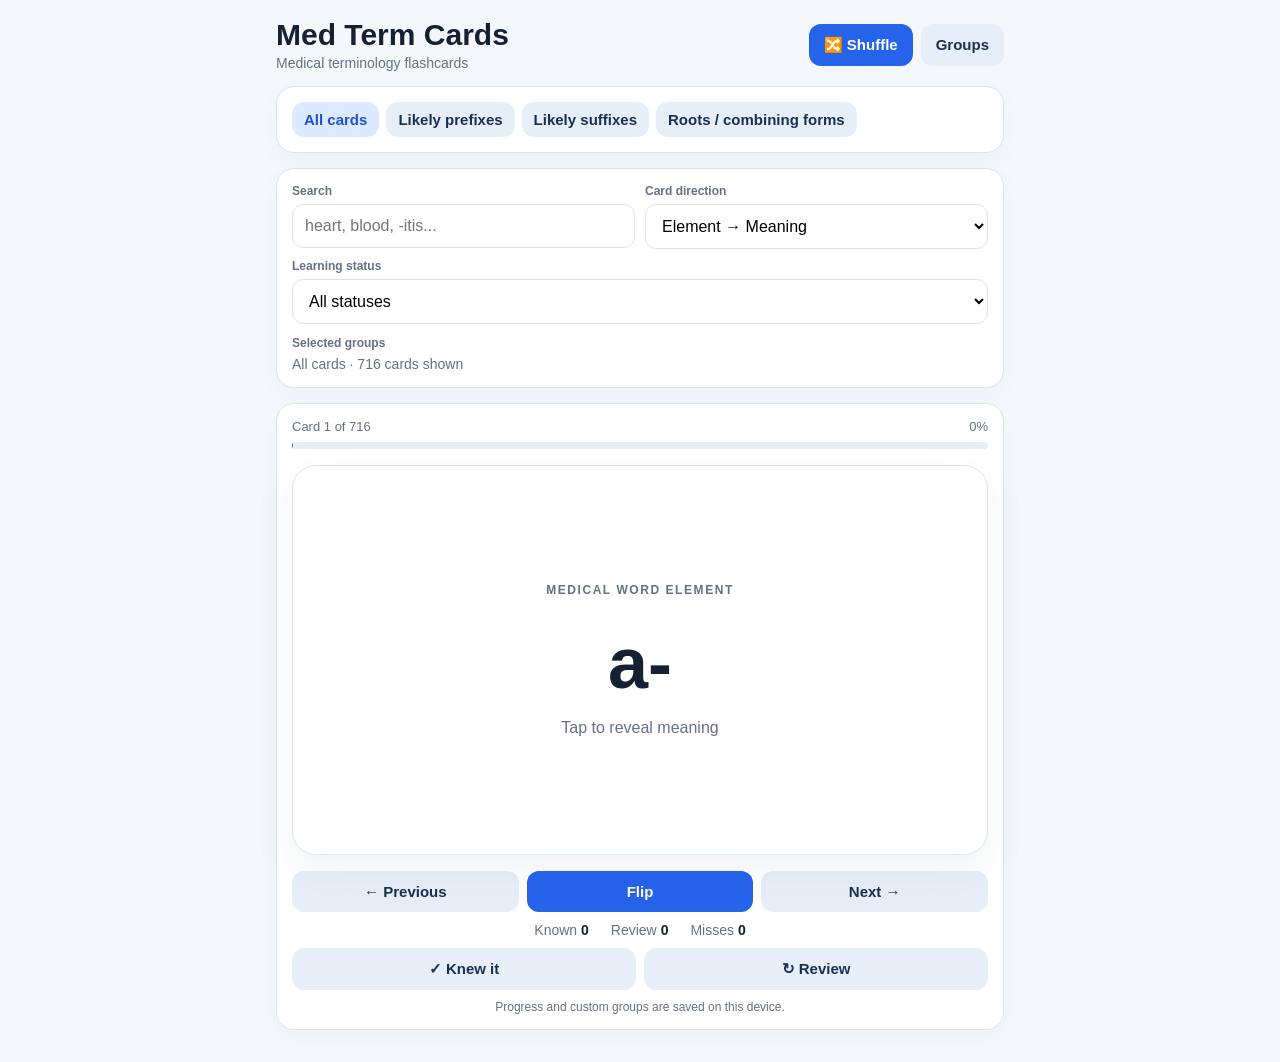
<file: index.html>
<!doctype html>
<html lang="en">
<head>
<meta charset="utf-8">
<meta name="viewport" content="width=device-width,initial-scale=1,viewport-fit=cover">
<meta name="theme-color" content="#2563eb">
<title>Med Term Cards</title>
<style>
:root{--bg:#f4f7fb;--card:#fff;--ink:#152033;--muted:#667085;--accent:#2563eb;--border:#dce3ee;--red:#b42318}
*{box-sizing:border-box}
html,body{margin:0;min-height:100%;background:var(--bg);color:var(--ink);font-family:-apple-system,BlinkMacSystemFont,"SF Pro Display","Segoe UI",sans-serif}
body{padding:env(safe-area-inset-top) 0 env(safe-area-inset-bottom)}
.app{max-width:760px;margin:auto;padding:18px 16px 32px}
.header{display:flex;justify-content:space-between;align-items:center;gap:12px}
h1{font-size:30px;margin:0 0 3px}.sub{color:var(--muted);font-size:14px}
button{border:0;border-radius:12px;padding:12px 15px;font-weight:700;font-size:15px;background:#e8eef8;color:#183153;cursor:pointer}
.primary{background:var(--accent);color:white}.danger{background:#feecec;color:var(--red)}
.panel{background:var(--card);border:1px solid var(--border);border-radius:18px;padding:15px;margin-top:15px;box-shadow:0 7px 25px #102a4308}
.tabs{display:flex;gap:7px;overflow:auto}.tab{white-space:nowrap;padding:9px 12px}.tab.active{background:#dbeafe;color:#1d4ed8}
label{display:block;font-size:12px;font-weight:800;color:var(--muted);margin:0 0 6px}
input,select{width:100%;padding:12px;border:1px solid var(--border);border-radius:11px;background:white;font-size:16px}
.grid{display:grid;grid-template-columns:1fr 1fr;gap:10px}
.study-card{min-height:390px;margin:16px 0;perspective:1000px;cursor:pointer}.inner{min-height:390px;position:relative;transform-style:preserve-3d;transition:.45s}.flipped .inner{transform:rotateY(180deg)}
.face{position:absolute;inset:0;backface-visibility:hidden;border:1px solid var(--border);border-radius:24px;background:white;display:flex;flex-direction:column;align-items:center;justify-content:center;text-align:center;padding:28px;box-shadow:0 15px 45px #102a4310}
.back{transform:rotateY(180deg)}
.tag{font-size:12px;text-transform:uppercase;letter-spacing:.13em;color:var(--muted);font-weight:850}
.term{font-size:clamp(40px,10vw,72px);font-weight:900;margin-top:25px;word-break:break-word}
.meaning{font-size:clamp(23px,6vw,36px);font-weight:800;line-height:1.18;margin:18px 0}
.hint{color:var(--muted);margin-top:15px}
.nav{display:flex;gap:8px}.nav button{flex:1}
.stats{display:flex;justify-content:center;gap:22px;color:var(--muted);font-size:14px;margin:10px}.stats b{color:var(--ink)}
.progress{height:7px;background:#e8edf5;border-radius:99px;overflow:hidden;margin-top:8px}.progress div{height:100%;background:var(--accent);width:0}
.small{font-size:12px;color:var(--muted);text-align:center;margin-top:10px}
.modal{position:fixed;inset:0;background:#0f172a66;display:flex;align-items:flex-end;justify-content:center;padding:12px;z-index:10}
.sheet{background:white;border-radius:22px 22px 0 0;width:min(760px,100%);max-height:90vh;overflow:auto;padding:20px}.hidden{display:none!important}
.check{display:flex;gap:10px;align-items:center;padding:10px;border-bottom:1px solid #eef2f7}.check:last-child{border-bottom:0}
.check input{width:20px;height:20px}.check span{font-weight:650}
.checklist{max-height:330px;overflow:auto;border:1px solid var(--border);border-radius:12px;padding:5px}
.row{display:flex;gap:8px}.row input{flex:1}
@media(max-width:600px){.grid{grid-template-columns:1fr}.study-card,.inner{min-height:360px}}
@media(min-width:650px){.modal{align-items:center}.sheet{border-radius:22px}}
</style>

<link rel="manifest" href="./manifest.webmanifest">
<meta name="apple-mobile-web-app-capable" content="yes">
<meta name="apple-mobile-web-app-status-bar-style" content="default">
<meta name="apple-mobile-web-app-title" content="Med Term Cards">
<link rel="apple-touch-icon" href="./icon-192.png">

</head>
<body>
<div class="app">
  <div class="header">
    <div><h1>Med Term Cards</h1><div class="sub">Medical terminology flashcards</div></div>
    <div style="display:flex;gap:8px">
      <button class="primary" onclick="shuffleDeck()">🔀 Shuffle</button>
      <button onclick="openGroups()">Groups</button>
    </div>
  </div>

  <div class="panel">
    <div class="tabs" id="quickGroups"></div>
  </div>

  <div class="panel">
    <div class="grid">
      <div><label>Search</label><input id="search" placeholder="heart, blood, -itis..." oninput="refresh()"></div>
      <div><label>Card direction</label><select id="direction" onchange="render()"><option value="term">Element → Meaning</option><option value="meaning">Meaning → Element</option></select></div>
    </div>
    <div style="margin-top:10px">
      <label>Learning status</label>
      <select id="statusFilter" onchange="refresh()">
        <option value="all">All statuses</option>
        <option value="review">Review only</option>
        <option value="known">Known only</option>
        <option value="unmarked">Unmarked only</option>
        <option value="missed">Missed most often</option>
      </select>
    </div>
    <div style="margin-top:12px"><label>Selected groups</label><div id="selectedSummary" class="sub"></div></div>
  </div>

  <div class="panel">
    <div style="display:flex;justify-content:space-between;color:var(--muted);font-size:13px"><span id="count"></span><span id="pct"></span></div>
    <div class="progress"><div id="progress"></div></div>

    <div class="study-card" id="card" onclick="flip()">
      <div class="inner">
        <div class="face" id="front"></div>
        <div class="face back" id="back"></div>
      </div>
    </div>

    <div class="nav"><button onclick="prev()">← Previous</button><button class="primary" onclick="flip()">Flip</button><button onclick="next()">Next →</button></div>
    <div class="stats"><span>Known <b id="known">0</b></span><span>Review <b id="review">0</b></span><span>Misses <b id="misses">0</b></span></div>
    <div class="nav"><button onclick="mark(true)">✓ Knew it</button><button onclick="mark(false)">↻ Review</button></div>
    <div class="small">Progress and custom groups are saved on this device.</div>
  </div>
</div>

<div id="modal" class="modal hidden" onclick="if(event.target===this) closeGroups()">
  <div class="sheet">
    <div style="display:flex;justify-content:space-between;align-items:center">
      <h2 style="margin:0">Study Groups</h2><button onclick="closeGroups()">Done</button>
    </div>
    <p class="sub" style="margin:6px 0 16px">Select multiple groups to combine them into one study session.</p>
    <div id="groups"></div>

    <hr style="border:0;border-top:1px solid var(--border);margin:18px 0">
    <h3>Create custom group</h3>
    <div class="row"><input id="newGroup" placeholder="e.g. Cardiovascular"><button class="primary" onclick="createGroup()">Create</button></div>
    <div id="editor" style="margin-top:16px"></div>
  </div>
</div>

<script>
const CARDS=[{"term": "a-", "meaning": "without; not"}, {"term": "ab-", "meaning": "from; away from"}, {"term": "abdomin/o", "meaning": "abdomen"}, {"term": "abort/o", "meaning": "to miscarry"}, {"term": "-ac", "meaning": "pertaining to"}, {"term": "acid/o", "meaning": "acid"}, {"term": "acous/o", "meaning": "hearing"}, {"term": "acr/o", "meaning": "extremity"}, {"term": "acromi/o", "meaning": "acromion (projection of the scapula)"}, {"term": "-acusis", "meaning": "hearing"}, {"term": "ad-", "meaning": "toward"}, {"term": "-ad", "meaning": "toward"}, {"term": "aden/o", "meaning": "gland"}, {"term": "adenoid/o", "meaning": "adenoids"}, {"term": "adip/o", "meaning": "fat"}, {"term": "adren/o", "meaning": "adrenal glands"}, {"term": "adrenal/o", "meaning": "adrenal glands"}, {"term": "aer/o", "meaning": "air"}, {"term": "af-", "meaning": "toward"}, {"term": "agglutin/o", "meaning": "clumping, gluing"}, {"term": "agora-", "meaning": "marketplace"}, {"term": "-al", "meaning": "pertaining to"}, {"term": "albin/o", "meaning": "white"}, {"term": "albumin/o", "meaning": "albumin (protein)"}, {"term": "-algesia", "meaning": "pain"}, {"term": "-algia", "meaning": "pain"}, {"term": "allo-", "meaning": "other, differing from the normal"}, {"term": "alveol/o", "meaning": "alveolus; air sac"}, {"term": "ambly/o", "meaning": "dull, dim"}, {"term": "amni/o", "meaning": "amnion (amniotic sac)"}, {"term": "an-", "meaning": "without; not"}, {"term": "an/o", "meaning": "anus"}, {"term": "ana-", "meaning": "against; up; back"}, {"term": "andr/o", "meaning": "male"}, {"term": "aneurysm/o", "meaning": "widened blood vessel"}, {"term": "angi/o", "meaning": "vessel (usually blood or lymph)"}, {"term": "aniso-", "meaning": "unequal; dissimilar"}, {"term": "ankyl/o", "meaning": "stiffness; bent, crooked"}, {"term": "ante-", "meaning": "before, in front of"}, {"term": "anter/o", "meaning": "anterior, front"}, {"term": "anthrac/o", "meaning": "coal, coal dust"}, {"term": "anti-", "meaning": "against"}, {"term": "aort/o", "meaning": "aorta"}, {"term": "append/o", "meaning": "appendix"}, {"term": "appendic/o", "meaning": "appendix"}, {"term": "aque/o", "meaning": "water"}, {"term": "-ar", "meaning": "pertaining to"}, {"term": "-arche", "meaning": "beginning"}, {"term": "arteri/o", "meaning": "artery"}, {"term": "arteriol/o", "meaning": "arteriole"}, {"term": "arthr/o", "meaning": "joint"}, {"term": "-ary", "meaning": "pertaining to"}, {"term": "asbest/o", "meaning": "asbestos"}, {"term": "-asthenia", "meaning": "weakness, debility"}, {"term": "astr/o", "meaning": "star"}, {"term": "-ate", "meaning": "having the form of; possessing"}, {"term": "atel/o", "meaning": "incomplete; imperfect"}, {"term": "ather/o", "meaning": "fatty plaque"}, {"term": "-ation", "meaning": "process (of)"}, {"term": "atri/o", "meaning": "atrium"}, {"term": "audi/o", "meaning": "hearing"}, {"term": "audit/o", "meaning": "hearing"}, {"term": "aur/o", "meaning": "ear"}, {"term": "auricul/o", "meaning": "ear"}, {"term": "auto-", "meaning": "self, own"}, {"term": "ax/o", "meaning": "axis; axon"}, {"term": "azot/o", "meaning": "nitrogenous compounds"}, {"term": "bacteri/o", "meaning": "bacteria (singular, bacterium)"}, {"term": "balan/o", "meaning": "glans penis"}, {"term": "bas/o", "meaning": "base (alkaline, opposite of acid)"}, {"term": "bi-", "meaning": "two"}, {"term": "bi/o", "meaning": "life"}, {"term": "bil/i", "meaning": "bile, gall"}, {"term": "-blast", "meaning": "embryonic cell"}, {"term": "blast/o", "meaning": "embryonic cell"}, {"term": "blephar/o", "meaning": "eyelid"}, {"term": "brachi/o", "meaning": "arm"}, {"term": "brachy-", "meaning": "short"}, {"term": "brady-", "meaning": "slow"}, {"term": "bronch/o", "meaning": "bronchus (plural, bronchi)"}, {"term": "bronchi/o", "meaning": "bronchus (plural, bronchi)"}, {"term": "bronchiol/o", "meaning": "bronchiole"}, {"term": "bucc/o", "meaning": "cheek"}, {"term": "calc/o", "meaning": "calcium"}, {"term": "calcane/o", "meaning": "calcaneum (heel bone)"}, {"term": "-capnia", "meaning": "carbon dioxide (CO2)"}, {"term": "carcin/o", "meaning": "cancer"}, {"term": "cardi/o", "meaning": "heart"}, {"term": "-cardia", "meaning": "heart condition"}, {"term": "carp/o", "meaning": "carpus (wrist bones)"}, {"term": "cata-", "meaning": "down"}, {"term": "caud/o", "meaning": "tail"}, {"term": "cauter/o", "meaning": "heat, burn"}, {"term": "cec/o", "meaning": "cecum"}, {"term": "-cele", "meaning": "hernia; swelling"}, {"term": "-centesis", "meaning": "surgical puncture"}, {"term": "cephal/o", "meaning": "head"}, {"term": "-ceps", "meaning": "head"}, {"term": "-ception", "meaning": "conceiving"}, {"term": "cerebell/o", "meaning": "cerebellum"}, {"term": "cerebr/o", "meaning": "cerebrum"}, {"term": "cervic/o", "meaning": "neck; cervix uteri (neck of the uterus)"}, {"term": "chalic/o", "meaning": "limestone"}, {"term": "cheil/o", "meaning": "lip"}, {"term": "chem/o", "meaning": "chemical; drug"}, {"term": "chlor/o", "meaning": "green"}, {"term": "chol/e", "meaning": "bile, gall"}, {"term": "cholangi/o", "meaning": "bile vessel"}, {"term": "cholecyst/o", "meaning": "gallbladder"}, {"term": "choledoch/o", "meaning": "bile duct"}, {"term": "chondr/o", "meaning": "cartilage"}, {"term": "chori/o", "meaning": "chorion"}, {"term": "choroid/o", "meaning": "choroid"}, {"term": "chrom/o", "meaning": "color"}, {"term": "chromat/o", "meaning": "color"}, {"term": "-cide", "meaning": "killing"}, {"term": "cine-", "meaning": "movement"}, {"term": "circum-", "meaning": "around"}, {"term": "cirrh/o", "meaning": "yellow"}, {"term": "-cision", "meaning": "a cutting"}, {"term": "-clasia", "meaning": "to break; surgical fracture"}, {"term": "-clasis", "meaning": "to break; surgical fracture"}, {"term": "-clast", "meaning": "to break; surgical fracture"}, {"term": "clavicul/o", "meaning": "clavicle (collar bone)"}, {"term": "-cleisis", "meaning": "closure"}, {"term": "clon/o", "meaning": "clonus (turmoil)"}, {"term": "-clysis", "meaning": "irrigation, washing"}, {"term": "coccyg/o", "meaning": "coccyx (tailbone)"}, {"term": "cochle/o", "meaning": "cochlea"}, {"term": "col/o", "meaning": "colon"}, {"term": "colon/o", "meaning": "colon"}, {"term": "colp/o", "meaning": "vagina"}, {"term": "condyl/o", "meaning": "condyle"}, {"term": "coni/o", "meaning": "dust"}, {"term": "conjunctiv/o", "meaning": "conjunctiva"}, {"term": "-continence", "meaning": "to hold back"}, {"term": "contra-", "meaning": "against; opposite"}, {"term": "cor/o", "meaning": "pupil"}, {"term": "core/o", "meaning": "pupil"}, {"term": "corne/o", "meaning": "cornea"}, {"term": "coron/o", "meaning": "heart"}, {"term": "corp/o", "meaning": "body"}, {"term": "corpor/o", "meaning": "body"}, {"term": "cortic/o", "meaning": "cortex"}, {"term": "cost/o", "meaning": "ribs"}, {"term": "crani/o", "meaning": "cranium (skull)"}, {"term": "crin/o", "meaning": "secrete"}, {"term": "-crine", "meaning": "secrete"}, {"term": "cruci/o", "meaning": "cross"}, {"term": "cry/o", "meaning": "cold"}, {"term": "crypt/o", "meaning": "hidden"}, {"term": "culd/o", "meaning": "cul-de-sac"}, {"term": "-cusia", "meaning": "hearing"}, {"term": "-cusis", "meaning": "hearing"}, {"term": "cutane/o", "meaning": "skin"}, {"term": "cyan/o", "meaning": "blue"}, {"term": "cycl/o", "meaning": "ciliary body of the eye; circular; cycle"}, {"term": "-cyesis", "meaning": "pregnancy"}, {"term": "cyst/o", "meaning": "bladder"}, {"term": "cyt/o", "meaning": "cell"}, {"term": "-cyte", "meaning": "cell"}, {"term": "dacry/o", "meaning": "tear; lacrimal apparatus (duct, sac, or gland)"}, {"term": "dacryocyst/o", "meaning": "lacrimal sac"}, {"term": "dactyl/o", "meaning": "fingers; toes"}, {"term": "de-", "meaning": "cessation"}, {"term": "dendr/o", "meaning": "tree"}, {"term": "dent/o", "meaning": "teeth"}, {"term": "derm/o", "meaning": "skin"}, {"term": "-derma", "meaning": "skin"}, {"term": "dermat/o", "meaning": "skin"}, {"term": "-desis", "meaning": "binding, fixation (of a bone or joint)"}, {"term": "di-", "meaning": "double"}, {"term": "dia-", "meaning": "through; across"}, {"term": "dipl-", "meaning": "double"}, {"term": "dipl/o", "meaning": "double"}, {"term": "dips/o", "meaning": "thirst"}, {"term": "-dipsia", "meaning": "thirst"}, {"term": "dist/o", "meaning": "far, farthest"}, {"term": "dors/o", "meaning": "back (of the body)"}, {"term": "duct/o", "meaning": "to lead; carry"}, {"term": "-duction", "meaning": "act of leading, bringing, conducting"}, {"term": "duoden/o", "meaning": "duodenum (first part of the small intestine)"}, {"term": "dur/o", "meaning": "dura mater; hard"}, {"term": "-dynia", "meaning": "pain"}, {"term": "dys-", "meaning": "bad; painful; difficult"}, {"term": "-eal", "meaning": "pertaining to"}, {"term": "ec-", "meaning": "out; out from"}, {"term": "echo-", "meaning": "a repeated sound"}, {"term": "-ectasis", "meaning": "dilation, expansion"}, {"term": "ecto-", "meaning": "outside; outward"}, {"term": "-ectomy", "meaning": "excision, removal"}, {"term": "-edema", "meaning": "swelling"}, {"term": "ef-", "meaning": "away from"}, {"term": "electr/o", "meaning": "electricity"}, {"term": "-ema", "meaning": "state of; condition"}, {"term": "embol/o", "meaning": "embolus (plug)"}, {"term": "-emesis", "meaning": "vomiting"}, {"term": "-emia", "meaning": "blood condition"}, {"term": "emphys/o", "meaning": "to inflate"}, {"term": "en-", "meaning": "in, within"}, {"term": "encephal/o", "meaning": "brain"}, {"term": "end-", "meaning": "in, within"}, {"term": "endo-", "meaning": "in, within"}, {"term": "enter/o", "meaning": "intestine (usually small intestine)"}, {"term": "eosin/o", "meaning": "dawn (rose-colored)"}, {"term": "epi-", "meaning": "above; upon"}, {"term": "epididym/o", "meaning": "epididymis"}, {"term": "epiglott/o", "meaning": "epiglottis"}, {"term": "episi/o", "meaning": "vulva"}, {"term": "erythem/o", "meaning": "red"}, {"term": "erythemat/o", "meaning": "red"}, {"term": "erythr/o", "meaning": "red"}, {"term": "eschar/o", "meaning": "scab"}, {"term": "-esis", "meaning": "condition"}, {"term": "eso-", "meaning": "inward"}, {"term": "esophag/o", "meaning": "esophagus"}, {"term": "esthes/o", "meaning": "feeling"}, {"term": "-esthesia", "meaning": "feeling"}, {"term": "eti/o", "meaning": "cause"}, {"term": "eu-", "meaning": "good; normal"}, {"term": "ex-", "meaning": "out; out from"}, {"term": "exo-", "meaning": "outside; outward"}, {"term": "extra-", "meaning": "outside"}, {"term": "faci/o", "meaning": "face"}, {"term": "fasci/o", "meaning": "band, fascia (fibrous membrane supporting and separating muscles)"}, {"term": "femor/o", "meaning": "femur (thigh bone)"}, {"term": "-ferent", "meaning": "to carry"}, {"term": "fibr/o", "meaning": "fiber, fibrous tissue"}, {"term": "fibul/o", "meaning": "fibula (smaller bone of the lower leg)"}, {"term": "fluor/o", "meaning": "luminous, fluorescent"}, {"term": "galact/o", "meaning": "milk"}, {"term": "gangli/o", "meaning": "ganglion (knot or knotlike mass)"}, {"term": "gastr/o", "meaning": "stomach"}, {"term": "-gen", "meaning": "forming, producing; origin"}, {"term": "gen/o", "meaning": "forming, producing; origin"}, {"term": "-genesis", "meaning": "forming, producing; origin"}, {"term": "genit/o", "meaning": "genitalia"}, {"term": "gest/o", "meaning": "pregnancy"}, {"term": "gingiv/o", "meaning": "gum(s)"}, {"term": "glauc/o", "meaning": "gray"}, {"term": "gli/o", "meaning": "glue; neuroglial tissue"}, {"term": "-glia", "meaning": "glue; neuroglial tissue"}, {"term": "-globin", "meaning": "protein"}, {"term": "glomerul/o", "meaning": "glomerulus"}, {"term": "gloss/o", "meaning": "tongue"}, {"term": "glott/o", "meaning": "glottis"}, {"term": "gluc/o", "meaning": "sugar, sweetness"}, {"term": "glucos/o", "meaning": "sugar, sweetness"}, {"term": "glyc/o", "meaning": "sugar, sweetness"}, {"term": "glycos/o", "meaning": "sugar, sweetness"}, {"term": "gnos/o", "meaning": "knowing"}, {"term": "-gnosis", "meaning": "knowing"}, {"term": "gon/o", "meaning": "seed (ovum or spermatozoon)"}, {"term": "gonad/o", "meaning": "gonads, sex glands"}, {"term": "-grade", "meaning": "to go"}, {"term": "-graft", "meaning": "transplantation"}, {"term": "-gram", "meaning": "record, writing"}, {"term": "granul/o", "meaning": "granule"}, {"term": "-graph", "meaning": "instrument for recording"}, {"term": "-graphy", "meaning": "process of recording"}, {"term": "-gravida", "meaning": "pregnant woman"}, {"term": "gyn/o", "meaning": "woman, female"}, {"term": "gynec/o", "meaning": "woman, female"}, {"term": "hallucin/o", "meaning": "hallucination"}, {"term": "hedon/o", "meaning": "pleasure"}, {"term": "hem/o", "meaning": "blood"}, {"term": "hemangi/o", "meaning": "blood vessel"}, {"term": "hemat/o", "meaning": "blood"}, {"term": "hemi-", "meaning": "one half"}, {"term": "hepat/o", "meaning": "liver"}, {"term": "hetero-", "meaning": "different"}, {"term": "hidr/o", "meaning": "sweat"}, {"term": "hist/o", "meaning": "tissue"}, {"term": "histi/o", "meaning": "tissue"}, {"term": "home/o", "meaning": "same, alike"}, {"term": "homeo-", "meaning": "same, alike"}, {"term": "homo-", "meaning": "same"}, {"term": "humer/o", "meaning": "humerus (upper arm bone)"}, {"term": "hydr/o", "meaning": "water"}, {"term": "hyp-", "meaning": "under, below; deficient"}, {"term": "hyp/o", "meaning": "under, below; deficient"}, {"term": "hyper-", "meaning": "excessive; above normal"}, {"term": "hypn/o", "meaning": "sleep"}, {"term": "hypo-", "meaning": "under, below; deficient"}, {"term": "hyster/o", "meaning": "uterus (womb)"}, {"term": "-ia", "meaning": "condition"}, {"term": "-iac", "meaning": "pertaining to"}, {"term": "-iasis", "meaning": "abnormal condition (produced by something specified)"}, {"term": "iatr/o", "meaning": "physician; medicine; treatment"}, {"term": "-iatry", "meaning": "medicine; treatment"}, {"term": "-ic", "meaning": "pertaining to"}, {"term": "-ical", "meaning": "pertaining to"}, {"term": "-ice", "meaning": "noun ending"}, {"term": "ichthy/o", "meaning": "dry; scaly"}, {"term": "-ician", "meaning": "specialist"}, {"term": "-icle", "meaning": "small, minute"}, {"term": "-icterus", "meaning": "jaundice"}, {"term": "idi/o", "meaning": "unknown; peculiar"}, {"term": "-ile", "meaning": "pertaining to"}, {"term": "ile/o", "meaning": "ileum (third part of the small intestine)"}, {"term": "ili/o", "meaning": "ilium (lateral, flaring portion of the hip bone)"}, {"term": "im-", "meaning": "not"}, {"term": "immun/o", "meaning": "immune, immunity, safe"}, {"term": "in-", "meaning": "in; not"}, {"term": "-ine", "meaning": "pertaining to"}, {"term": "infer/o", "meaning": "lower, below"}, {"term": "infra-", "meaning": "below, under"}, {"term": "inguin/o", "meaning": "groin"}, {"term": "insulin/o", "meaning": "insulin"}, {"term": "inter-", "meaning": "between"}, {"term": "intestin/o", "meaning": "intestine"}, {"term": "intra-", "meaning": "in, within"}, {"term": "-ion", "meaning": "the act of"}, {"term": "-ior", "meaning": "pertaining to"}, {"term": "irid/o", "meaning": "iris"}, {"term": "-is", "meaning": "noun ending"}, {"term": "isch/o", "meaning": "to hold back; block"}, {"term": "ischi/o", "meaning": "ischium (lower portion of the hip bone)"}, {"term": "-ism", "meaning": "condition"}, {"term": "iso-", "meaning": "same; equal"}, {"term": "-ist", "meaning": "specialist"}, {"term": "-isy", "meaning": "state of; condition"}, {"term": "-itic", "meaning": "pertaining to"}, {"term": "-itis", "meaning": "inflammation"}, {"term": "-ive", "meaning": "pertaining to"}, {"term": "-ization", "meaning": "process (of)"}, {"term": "jaund/o", "meaning": "yellow"}, {"term": "jejun/o", "meaning": "jejunum (second part of the small intestine)"}, {"term": "kal/i", "meaning": "potassium (an electrolyte)"}, {"term": "kary/o", "meaning": "nucleus"}, {"term": "kel/o", "meaning": "crab"}, {"term": "kerat/o", "meaning": "horny tissue; hard; cornea"}, {"term": "ket/o", "meaning": "ketone bodies (acids and acetones)"}, {"term": "keton/o", "meaning": "ketone bodies (acids and acetones)"}, {"term": "kinesi/o", "meaning": "movement"}, {"term": "-kinesia", "meaning": "movement"}, {"term": "kinet/o", "meaning": "movement"}, {"term": "kyph/o", "meaning": "humpback"}, {"term": "labi/o", "meaning": "lip"}, {"term": "labyrinth/o", "meaning": "labyrinth (inner ear)"}, {"term": "lacrim/o", "meaning": "tear; lacrimal apparatus (duct, sac, or gland)"}, {"term": "lact/o", "meaning": "milk"}, {"term": "-lalia", "meaning": "speech, babble"}, {"term": "lamin/o", "meaning": "lamina (part of vertebral arch)"}, {"term": "lapar/o", "meaning": "abdomen"}, {"term": "laryng/o", "meaning": "larynx (voice box)"}, {"term": "later/o", "meaning": "side; to one side"}, {"term": "lei/o", "meaning": "smooth"}, {"term": "leiomy/o", "meaning": "smooth muscle (visceral)"}, {"term": "-lepsy", "meaning": "seizure"}, {"term": "lept/o", "meaning": "thin, slender"}, {"term": "leuk/o", "meaning": "white"}, {"term": "lingu/o", "meaning": "tongue"}, {"term": "lip/o", "meaning": "fat"}, {"term": "lipid/o", "meaning": "fat"}, {"term": "-listhesis", "meaning": "slipping"}, {"term": "-lith", "meaning": "stone, calculus"}, {"term": "lith/o", "meaning": "stone, calculus"}, {"term": "lob/o", "meaning": "lobe"}, {"term": "log/o", "meaning": "study of"}, {"term": "-logist", "meaning": "specialist in the study of"}, {"term": "-logy", "meaning": "study of"}, {"term": "lord/o", "meaning": "curve, swayback"}, {"term": "-lucent", "meaning": "to shine; clear"}, {"term": "lumb/o", "meaning": "loins (lower back)"}, {"term": "lymph/o", "meaning": "lymph"}, {"term": "lymphaden/o", "meaning": "lymph gland (node)"}, {"term": "lymphangi/o", "meaning": "lymph vessel"}, {"term": "-lysis", "meaning": "separation; destruction; loosening"}, {"term": "macro-", "meaning": "large"}, {"term": "mal-", "meaning": "bad"}, {"term": "-malacia", "meaning": "softening"}, {"term": "mamm/o", "meaning": "breast"}, {"term": "-mania", "meaning": "state of mental disorder, frenzy"}, {"term": "mast/o", "meaning": "breast"}, {"term": "mastoid/o", "meaning": "mastoid process"}, {"term": "maxill/o", "meaning": "maxilla (upper jaw bone)"}, {"term": "meat/o", "meaning": "opening, meatus"}, {"term": "medi-", "meaning": "middle"}, {"term": "medi/o", "meaning": "middle"}, {"term": "mediastin/o", "meaning": "mediastinum"}, {"term": "medull/o", "meaning": "medulla"}, {"term": "mega-", "meaning": "enlargement"}, {"term": "megal/o", "meaning": "enlargement"}, {"term": "-megaly", "meaning": "enlargement"}, {"term": "melan/o", "meaning": "black"}, {"term": "men/o", "meaning": "menses, menstruation"}, {"term": "mening/o", "meaning": "meninges (membranes covering the brain and spinal cord)"}, {"term": "meningi/o", "meaning": "meninges (membranes covering the brain and spinal cord)"}, {"term": "ment/o", "meaning": "mind"}, {"term": "meso-", "meaning": "middle"}, {"term": "meta-", "meaning": "change; beyond"}, {"term": "metacarp/o", "meaning": "metacarpus (hand bones)"}, {"term": "metatars/o", "meaning": "metatarsus (foot bones)"}, {"term": "-meter", "meaning": "instrument for measuring"}, {"term": "metr/o", "meaning": "uterus (womb); measure"}, {"term": "metri/o", "meaning": "uterus (womb)"}, {"term": "-metry", "meaning": "act of measuring"}, {"term": "mi/o", "meaning": "smaller; less"}, {"term": "micr/o", "meaning": "small"}, {"term": "micro-", "meaning": "small"}, {"term": "mono-", "meaning": "one"}, {"term": "morph/o", "meaning": "form, shape; structure"}, {"term": "muc/o", "meaning": "mucus"}, {"term": "multi-", "meaning": "many, much"}, {"term": "muscul/o", "meaning": "muscle"}, {"term": "mut/a", "meaning": "genetic change"}, {"term": "my/o", "meaning": "muscle"}, {"term": "myc/o", "meaning": "fungus (plural, fungi)"}, {"term": "mydr/o", "meaning": "widen, enlarge"}, {"term": "myel/o", "meaning": "bone marrow; spinal cord"}, {"term": "myos/o", "meaning": "muscle"}, {"term": "myring/o", "meaning": "tympanic membrane (eardrum)"}, {"term": "myx/o", "meaning": "mucus"}, {"term": "narc/o", "meaning": "stupor; numbness; sleep"}, {"term": "nas/o", "meaning": "nose"}, {"term": "nat/o", "meaning": "birth"}, {"term": "natr/o", "meaning": "sodium (an electrolyte)"}, {"term": "necr/o", "meaning": "death, necrosis"}, {"term": "neo-", "meaning": "new"}, {"term": "nephr/o", "meaning": "kidney"}, {"term": "neur/o", "meaning": "nerve"}, {"term": "neutr/o", "meaning": "neutral; neither"}, {"term": "nid/o", "meaning": "nest"}, {"term": "noct/o", "meaning": "night"}, {"term": "nucle/o", "meaning": "nucleus"}, {"term": "nulli-", "meaning": "none"}, {"term": "nyctal/o", "meaning": "night"}, {"term": "obstetr/o", "meaning": "midwife"}, {"term": "ocul/o", "meaning": "eye"}, {"term": "odont/o", "meaning": "teeth"}, {"term": "-oid", "meaning": "resembling"}, {"term": "-ole", "meaning": "small, minute"}, {"term": "olig/o", "meaning": "scanty"}, {"term": "-oma", "meaning": "tumor"}, {"term": "omphal/o", "meaning": "navel (umbilicus)"}, {"term": "onc/o", "meaning": "tumor"}, {"term": "onych/o", "meaning": "nail"}, {"term": "oophor/o", "meaning": "ovary"}, {"term": "-opaque", "meaning": "obscure"}, {"term": "ophthalm/o", "meaning": "eye"}, {"term": "-opia", "meaning": "vision"}, {"term": "-opsia", "meaning": "vision"}, {"term": "-opsy", "meaning": "view of"}, {"term": "opt/o", "meaning": "eye, vision"}, {"term": "optic/o", "meaning": "eye, vision"}, {"term": "or/o", "meaning": "mouth"}, {"term": "orch/o", "meaning": "testis (plural, testes)"}, {"term": "orchi/o", "meaning": "testis (plural, testes)"}, {"term": "orchid/o", "meaning": "testis (plural, testes)"}, {"term": "-orexia", "meaning": "appetite"}, {"term": "orth/o", "meaning": "straight"}, {"term": "-ory", "meaning": "pertaining to"}, {"term": "-ose", "meaning": "pertaining to; sugar"}, {"term": "-osis", "meaning": "abnormal condition; increase (used primarily with blood cells)"}, {"term": "-osmia", "meaning": "smell"}, {"term": "oste/o", "meaning": "bone"}, {"term": "ot/o", "meaning": "ear"}, {"term": "-ous", "meaning": "pertaining to"}, {"term": "ovari/o", "meaning": "ovary"}, {"term": "ox/i", "meaning": "oxygen"}, {"term": "ox/o", "meaning": "oxygen"}, {"term": "-oxia", "meaning": "oxygen"}, {"term": "palat/o", "meaning": "palate (roof of mouth)"}, {"term": "pan-", "meaning": "all"}, {"term": "pancreat/o", "meaning": "pancreas"}, {"term": "para-", "meaning": "near, beside; beyond"}, {"term": "-para", "meaning": "to bear (offspring)"}, {"term": "parathyroid/o", "meaning": "parathyroid glands"}, {"term": "-paresis", "meaning": "partial paralysis"}, {"term": "patell/o", "meaning": "patella (kneecap)"}, {"term": "path/o", "meaning": "disease"}, {"term": "-pathy", "meaning": "disease"}, {"term": "pector/o", "meaning": "chest"}, {"term": "ped/i", "meaning": "foot; child"}, {"term": "ped/o", "meaning": "foot; child"}, {"term": "pedicul/o", "meaning": "lice"}, {"term": "pelv/i", "meaning": "pelvis"}, {"term": "pelv/o", "meaning": "pelvis"}, {"term": "pen/o", "meaning": "penis"}, {"term": "-penia", "meaning": "decrease; deficiency"}, {"term": "-pepsia", "meaning": "digestion"}, {"term": "peri-", "meaning": "around"}, {"term": "perine/o", "meaning": "perineum (area between the scrotum [or vulva in the female] and anus)"}, {"term": "peritone/o", "meaning": "peritoneum"}, {"term": "-pexy", "meaning": "fixation (of an organ)"}, {"term": "phac/o", "meaning": "lens"}, {"term": "phag/o", "meaning": "swallowing, eating"}, {"term": "-phage", "meaning": "swallowing, eating"}, {"term": "-phagia", "meaning": "swallowing, eating"}, {"term": "phalang/o", "meaning": "phalanges (bones of the fingers and toes)"}, {"term": "pharmaceutic/o", "meaning": "drug, medicine"}, {"term": "pharyng/o", "meaning": "pharynx (throat)"}, {"term": "-phasia", "meaning": "speech"}, {"term": "-phil", "meaning": "attraction for"}, {"term": "phil/o", "meaning": "attraction for"}, {"term": "-philia", "meaning": "attraction for"}, {"term": "phleb/o", "meaning": "vein"}, {"term": "-phobia", "meaning": "fear"}, {"term": "-phonia", "meaning": "voice"}, {"term": "-phoresis", "meaning": "carrying; transmission"}, {"term": "-phoria", "meaning": "feeling (mental state)"}, {"term": "phot/o", "meaning": "light"}, {"term": "phren/o", "meaning": "diaphragm; mind"}, {"term": "-phylaxis", "meaning": "protection"}, {"term": "-physis", "meaning": "growth"}, {"term": "pil/o", "meaning": "hair"}, {"term": "pituitar/o", "meaning": "pituitary gland"}, {"term": "-plakia", "meaning": "plaque"}, {"term": "plas/o", "meaning": "formation; growth"}, {"term": "-plasia", "meaning": "formation; growth"}, {"term": "-plasm", "meaning": "formation; growth"}, {"term": "-plasty", "meaning": "surgical repair"}, {"term": "-plegia", "meaning": "paralysis"}, {"term": "pleur/o", "meaning": "pleura"}, {"term": "-plexy", "meaning": "stroke"}, {"term": "-pnea", "meaning": "breathing"}, {"term": "pneum/o", "meaning": "air; lung"}, {"term": "pneumon/o", "meaning": "air; lung"}, {"term": "pod/o", "meaning": "foot"}, {"term": "-poiesis", "meaning": "formation; production"}, {"term": "poikil/o", "meaning": "varied; irregular"}, {"term": "poli/o", "meaning": "gray; gray matter (of the brain or spinal cord)"}, {"term": "poly-", "meaning": "many, much"}, {"term": "polyp/o", "meaning": "small growth"}, {"term": "-porosis", "meaning": "porous"}, {"term": "post-", "meaning": "after; behind"}, {"term": "poster/o", "meaning": "back (of the body), behind, posterior"}, {"term": "-potence", "meaning": "power"}, {"term": "-prandial", "meaning": "meal"}, {"term": "pre-", "meaning": "before, in front of"}, {"term": "presby/o", "meaning": "old age"}, {"term": "primi-", "meaning": "first"}, {"term": "pro-", "meaning": "before, in front of"}, {"term": "proct/o", "meaning": "anus, rectum"}, {"term": "prostat/o", "meaning": "prostate gland"}, {"term": "proxim/o", "meaning": "near, nearest"}, {"term": "pseudo-", "meaning": "false"}, {"term": "psych/o", "meaning": "mind"}, {"term": "-ptosis", "meaning": "prolapse, downward displacement"}, {"term": "ptyal/o", "meaning": "saliva"}, {"term": "-ptysis", "meaning": "spitting"}, {"term": "pub/o", "meaning": "pelvis bone (anterior part of the pelvic bone)"}, {"term": "pulmon/o", "meaning": "lung"}, {"term": "pupill/o", "meaning": "pupil"}, {"term": "py/o", "meaning": "pus"}, {"term": "pyel/o", "meaning": "renal pelvis"}, {"term": "pylor/o", "meaning": "pylorus"}, {"term": "pyr/o", "meaning": "fire"}, {"term": "quadri-", "meaning": "four"}, {"term": "rachi/o", "meaning": "spine"}, {"term": "radi/o", "meaning": "radiation, x-ray; radius (lower arm bone on the thumb side)"}, {"term": "radicul/o", "meaning": "nerve root"}, {"term": "rect/o", "meaning": "rectum"}, {"term": "ren/o", "meaning": "kidney"}, {"term": "reticul/o", "meaning": "net, mesh"}, {"term": "retin/o", "meaning": "retina"}, {"term": "retro-", "meaning": "backward; behind"}, {"term": "rhabd/o", "meaning": "rod-shaped (striated)"}, {"term": "rhabdomy/o", "meaning": "rod-shaped (striated) muscle"}, {"term": "rhin/o", "meaning": "nose"}, {"term": "rhytid/o", "meaning": "wrinkle"}, {"term": "roentgen/o", "meaning": "x-ray"}, {"term": "-rrhage", "meaning": "bursting forth (of)"}, {"term": "-rrhagia", "meaning": "bursting forth (of)"}, {"term": "-rrhaphy", "meaning": "suture"}, {"term": "-rrhea", "meaning": "discharge, flow"}, {"term": "-rrhexis", "meaning": "rupture"}, {"term": "-rrhythm/o", "meaning": "rhythm"}, {"term": "rube/o", "meaning": "red"}, {"term": "sacr/o", "meaning": "sacrum"}, {"term": "salping/o", "meaning": "tube (usually fallopian or eustachian [auditory] tubes)"}, {"term": "-salpinx", "meaning": "tube (usually fallopian or eustachian [auditory] tubes)"}, {"term": "sarc/o", "meaning": "flesh (connective tissue)"}, {"term": "-sarcoma", "meaning": "malignant tumor of connective tissue"}, {"term": "scapul/o", "meaning": "scapula (shoulder blade)"}, {"term": "-schisis", "meaning": "a splitting"}, {"term": "schiz/o", "meaning": "split"}, {"term": "scler/o", "meaning": "hardening; sclera (white of the eye)"}, {"term": "scoli/o", "meaning": "crooked, bent"}, {"term": "-scope", "meaning": "instrument for examining"}, {"term": "-scopy", "meaning": "visual examination"}, {"term": "scot/o", "meaning": "darkness"}, {"term": "seb/o", "meaning": "sebum, sebaceous"}, {"term": "semi-", "meaning": "one half"}, {"term": "semin/i", "meaning": "semen; seed"}, {"term": "semin/o", "meaning": "semen; seed"}, {"term": "sept/o", "meaning": "septum"}, {"term": "septic/o", "meaning": "infection"}, {"term": "sequestr/o", "meaning": "separation"}, {"term": "ser/o", "meaning": "serum"}, {"term": "sial/o", "meaning": "saliva, salivary gland"}, {"term": "sider/o", "meaning": "iron"}, {"term": "sigmoid/o", "meaning": "sigmoid colon"}, {"term": "sin/o", "meaning": "sinus, cavity"}, {"term": "sinus/o", "meaning": "sinus, cavity"}, {"term": "-sis", "meaning": "state of; condition"}, {"term": "somat/o", "meaning": "body"}, {"term": "somn/o", "meaning": "sleep"}, {"term": "son/o", "meaning": "sound"}, {"term": "-spadias", "meaning": "slit, fissure"}, {"term": "-spasm", "meaning": "involuntary contraction, twitching"}, {"term": "sperm/i", "meaning": "spermatozoa, sperm cells"}, {"term": "sperm/o", "meaning": "spermatozoa, sperm cells"}, {"term": "spermat/o", "meaning": "spermatozoa, sperm cells"}, {"term": "sphygm/o", "meaning": "pulse"}, {"term": "-sphyxia", "meaning": "pulse"}, {"term": "spin/o", "meaning": "spine"}, {"term": "spir/o", "meaning": "breathe"}, {"term": "splen/o", "meaning": "spleen"}, {"term": "spondyl/o", "meaning": "vertebra (backbone)"}, {"term": "squam/o", "meaning": "scale"}, {"term": "staped/o", "meaning": "stapes"}, {"term": "-stasis", "meaning": "standing still"}, {"term": "steat/o", "meaning": "fat"}, {"term": "sten/o", "meaning": "narrowing, stricture"}, {"term": "-stenosis", "meaning": "narrowing, stricture"}, {"term": "stern/o", "meaning": "sternum (breastbone)"}, {"term": "steth/o", "meaning": "chest"}, {"term": "sthen/o", "meaning": "strength"}, {"term": "stigmat/o", "meaning": "point, mark"}, {"term": "stomat/o", "meaning": "mouth"}, {"term": "-stomy", "meaning": "forming an opening (mouth)"}, {"term": "sub-", "meaning": "under, below"}, {"term": "sudor/o", "meaning": "sweat"}, {"term": "super-", "meaning": "upper, above"}, {"term": "super/o", "meaning": "upper, above"}, {"term": "supra-", "meaning": "above; excessive; superior"}, {"term": "sym-", "meaning": "union, together, joined"}, {"term": "syn-", "meaning": "union, together, joined"}, {"term": "synapt/o", "meaning": "synapsis, point of contact"}, {"term": "synov/o", "meaning": "synovial membrane, synovial fluid"}, {"term": "tachy-", "meaning": "rapid"}, {"term": "tax/o", "meaning": "order; coordination"}, {"term": "-taxia", "meaning": "order; coordination"}, {"term": "ten/o", "meaning": "tendon"}, {"term": "tend/o", "meaning": "tendon"}, {"term": "tendin/o", "meaning": "tendon"}, {"term": "-tension", "meaning": "to stretch"}, {"term": "test/o", "meaning": "testis (plural, testes)"}, {"term": "thalam/o", "meaning": "thalamus"}, {"term": "thalass/o", "meaning": "sea"}, {"term": "thec/o", "meaning": "sheath (usually referring to the meninges)"}, {"term": "thel/o, theli/o", "meaning": "nipple"}, {"term": "therapeut/o", "meaning": "treatment"}, {"term": "-therapy", "meaning": "treatment"}, {"term": "therm/o", "meaning": "heat"}, {"term": "thorac/o", "meaning": "chest"}, {"term": "-thorax", "meaning": "chest"}, {"term": "thromb/o", "meaning": "blood clot"}, {"term": "thym/o", "meaning": "thymus gland"}, {"term": "-thymia", "meaning": "mind; emotion"}, {"term": "thyr/o", "meaning": "thyroid gland"}, {"term": "thyroid/o", "meaning": "thyroid gland"}, {"term": "tibi/o", "meaning": "tibia (larger bone of the lower leg)"}, {"term": "-tic", "meaning": "pertaining to"}, {"term": "-tocia", "meaning": "childbirth, labor"}, {"term": "tom/o", "meaning": "to cut, slice"}, {"term": "-tome", "meaning": "instrument to cut"}, {"term": "-tomy", "meaning": "incision"}, {"term": "ton/o", "meaning": "tension"}, {"term": "tonsill/o", "meaning": "tonsils"}, {"term": "tox/o", "meaning": "poison"}, {"term": "-toxic", "meaning": "pertaining to poison"}, {"term": "toxic/o", "meaning": "poison"}, {"term": "trabecul/o", "meaning": "trabecula (supporting bundles of fibers)"}, {"term": "trache/o", "meaning": "trachea (windpipe)"}, {"term": "trans-", "meaning": "across; through"}, {"term": "tri-", "meaning": "three"}, {"term": "trich/o", "meaning": "hair"}, {"term": "trigon/o", "meaning": "trigone (triangular region at the base of the bladder)"}, {"term": "-tripsy", "meaning": "crushing"}, {"term": "-trophy", "meaning": "development; nourishment"}, {"term": "-tropia", "meaning": "turning"}, {"term": "-tropin", "meaning": "stimulate"}, {"term": "tubercul/o", "meaning": "a little swelling"}, {"term": "tympan/o", "meaning": "tympanic membrane (eardrum)"}, {"term": "-ula", "meaning": "small, minute"}, {"term": "-ule", "meaning": "small, minute"}, {"term": "uln/o", "meaning": "ulna (lower arm bone on the opposite side of the thumb)"}, {"term": "ultra-", "meaning": "excess; beyond"}, {"term": "-um", "meaning": "structure; thing"}, {"term": "umbilic/o", "meaning": "umbilicus, navel"}, {"term": "ungu/o", "meaning": "nail"}, {"term": "uni-", "meaning": "one"}, {"term": "ur/o", "meaning": "urine, urinary tract"}, {"term": "ureter/o", "meaning": "ureter"}, {"term": "urethr/o", "meaning": "urethra"}, {"term": "-uria", "meaning": "urine"}, {"term": "urin/o", "meaning": "urine, urinary tract"}, {"term": "-us", "meaning": "condition; structure"}, {"term": "uter/o", "meaning": "uterus (womb)"}, {"term": "uvul/o", "meaning": "uvula"}, {"term": "vagin/o", "meaning": "vagina"}, {"term": "valv/o", "meaning": "valve"}, {"term": "varic/o", "meaning": "dilated vein"}, {"term": "vas/o", "meaning": "vessel; vas deferens; duct"}, {"term": "vascul/o", "meaning": "vessel (usually blood or lymph)"}, {"term": "ven/o", "meaning": "vein"}, {"term": "ventr/o", "meaning": "belly, belly side"}, {"term": "ventricul/o", "meaning": "ventricle (of the heart or brain)"}, {"term": "-version", "meaning": "turning"}, {"term": "vertebr/o", "meaning": "vertebra (backbone)"}, {"term": "vesic/o", "meaning": "bladder"}, {"term": "vesicul/o", "meaning": "seminal vesicle"}, {"term": "vest/o", "meaning": "clothes"}, {"term": "viscer/o", "meaning": "internal organs"}, {"term": "vitr/o", "meaning": "vitreous body (of the eye)"}, {"term": "vitre/o", "meaning": "glassy"}, {"term": "vol/o", "meaning": "volume"}, {"term": "vulv/o", "meaning": "vulva"}, {"term": "xanth/o", "meaning": "yellow"}, {"term": "xen/o", "meaning": "foreign, strange"}, {"term": "xer/o", "meaning": "dry"}, {"term": "xiph/o", "meaning": "sword"}, {"term": "-y", "meaning": "condition; process"}];

const DEFAULT_GROUPS={
  "All cards":CARDS.map((_,i)=>i),
  "Likely prefixes":CARDS.map((c,i)=>c.term.endsWith("-")?i:-1).filter(i=>i>=0),
  "Likely suffixes":CARDS.map((c,i)=>c.term.startsWith("-")?i:-1).filter(i=>i>=0),
  "Roots / combining forms":CARDS.map((c,i)=>(!c.term.startsWith("-")&&!c.term.endsWith("-"))?i:-1).filter(i=>i>=0)
};

let custom=JSON.parse(localStorage.getItem("medCustomGroups")||"{}");
let selected=JSON.parse(localStorage.getItem("medSelectedGroups")||'["All cards"]');
let known=new Set(JSON.parse(localStorage.getItem("medKnown")||"[]"));
let review=new Set(JSON.parse(localStorage.getItem("medReview")||"[]"));
let missCounts=JSON.parse(localStorage.getItem("medMissCounts")||"{}");
let deck=[],pos=0,flipped=false,editing=null;

function save(){
  localStorage.setItem("medCustomGroups",JSON.stringify(custom));
  localStorage.setItem("medSelectedGroups",JSON.stringify(selected));
  localStorage.setItem("medKnown",JSON.stringify([...known]));
  localStorage.setItem("medReview",JSON.stringify([...review]));
  localStorage.setItem("medMissCounts",JSON.stringify(missCounts));
}
function allGroups(){return {...DEFAULT_GROUPS,...custom}}
function esc(s){return s.replaceAll("&","&amp;").replaceAll("<","&lt;").replaceAll(">","&gt;")}

function refresh(){
  const q=document.getElementById("search").value.toLowerCase().trim();
  const status=document.getElementById("statusFilter")?.value||"all";
  const groups=allGroups();
  const ids=new Set();

  // Selected groups are OR'ed together; duplicates are removed.
  selected.forEach(g=>(groups[g]||[]).forEach(i=>ids.add(i)));

  deck=[...ids].filter(i=>{
    const term=CARDS[i].term;
    const statusOK=
      status==="all" ||
      (status==="review" && review.has(term)) ||
      (status==="known" && known.has(term)) ||
      (status==="unmarked" && !known.has(term) && !review.has(term)) ||
      (status==="missed" && (missCounts[term]||0)>0);
    const searchOK=!q||(CARDS[i].term+" "+CARDS[i].meaning).toLowerCase().includes(q);
    return statusOK && searchOK;
  });

  if(status==="missed"){
    deck.sort((a,b)=>(missCounts[CARDS[b].term]||0)-(missCounts[CARDS[a].term]||0));
  }

  pos=0;flipped=false;render();renderQuick();
}

function renderQuick(){
  const root=document.getElementById("quickGroups");root.innerHTML="";
  ["All cards","Likely prefixes","Likely suffixes","Roots / combining forms",...Object.keys(custom)].forEach(g=>{
    const b=document.createElement("button");
    b.className="tab"+(selected.includes(g)?" active":"");
    b.textContent=g;b.onclick=()=>toggleGroup(g);root.appendChild(b);
  });
}

function toggleGroup(g){
  if(g==="All cards"){
    selected=["All cards"];
  }else{
    selected=selected.filter(x=>x!=="All cards");
    if(selected.includes(g)) selected=selected.filter(x=>x!==g);
    else selected.push(g);
    if(!selected.length) selected=["All cards"];
  }
  save();refresh();renderGroups();
}

function render(){
  const el=document.getElementById("card");
  if(!deck.length){
    document.getElementById("front").innerHTML='<div class="tag">No cards</div><div class="meaning">Choose a group or change your search.</div>';
    document.getElementById("back").innerHTML="";
    document.getElementById("count").textContent="0 cards";
    document.getElementById("pct").textContent="";
    document.getElementById("progress").style.width="0%";
    document.getElementById("selectedSummary").textContent=selected.join(" + ")+" · 0 cards";
    return;
  }
  if(pos>=deck.length)pos=0;if(pos<0)pos=deck.length-1;
  const c=CARDS[deck[pos]],dir=document.getElementById("direction").value;
  document.getElementById("front").innerHTML=dir==="term"
    ?'<div class="tag">Medical word element</div><div class="term">'+esc(c.term)+'</div><div class="hint">Tap to reveal meaning</div>'
    :'<div class="tag">Meaning</div><div class="meaning">'+esc(c.meaning)+'</div><div class="hint">Tap to reveal element</div>';
  document.getElementById("back").innerHTML=dir==="term"
    ?'<div class="tag">Meaning</div><div class="meaning">'+esc(c.meaning)+'</div><div class="hint">'+esc(c.term)+'</div>'
    :'<div class="tag">Medical word element</div><div class="term">'+esc(c.term)+'</div>';
  el.classList.toggle("flipped",flipped);
  document.getElementById("count").textContent="Card "+(pos+1)+" of "+deck.length;
  document.getElementById("pct").textContent=Math.round((pos+1)/deck.length*100)+"%";
  document.getElementById("progress").style.width=((pos+1)/deck.length*100)+"%";
  document.getElementById("known").textContent=known.size;
  document.getElementById("review").textContent=review.size;
  document.getElementById("misses").textContent=missCounts[c.term]||0;
  document.getElementById("selectedSummary").textContent=selected.join(" + ")+" · "+deck.length+" cards shown";
}
function flip(){flipped=!flipped;render()}
function next(){pos++;flipped=false;render()}
function prev(){pos--;flipped=false;render()}
function shuffleDeck(){
 for(let i=deck.length-1;i>0;i--){
   const j=Math.floor(Math.random()*(i+1));
   [deck[i],deck[j]]=[deck[j],deck[i]];
 }
 pos=0;flipped=false;render();
}
function mark(ok){
  if(!deck.length)return;
  const t=CARDS[deck[pos]].term;

  if(ok){
    known.add(t);
    review.delete(t);
  }else{
    review.add(t);
    known.delete(t);
    missCounts[t]=(missCounts[t]||0)+1;
  }

  save();

  const status=document.getElementById("statusFilter")?.value||"all";
  if(status==="all") next();
  else refresh();
}

function openGroups(){renderGroups();const m=document.getElementById("modal");m.style.display="flex";m.classList.remove("hidden")}
function closeGroups(){const m=document.getElementById("modal");m.classList.add("hidden");m.style.display="none";refresh()}

function groupMastery(ids){
 if(!ids.length)return 0;
 let mastered=ids.filter(i=>known.has(CARDS[i].term)).length;
 return Math.round(mastered/ids.length*100);
}
function renderGroups(){
  const root=document.getElementById("groups");root.innerHTML="";
  Object.entries(allGroups()).forEach(([g,ids])=>{
    const row=document.createElement("div");row.className="check";
    row.innerHTML='<input type="checkbox" '+(selected.includes(g)?"checked":"")+'><span style="flex:1">'+esc(g)+' <small>('+ids.length+' cards · '+groupMastery(ids)+'% mastery)</small></span>'+(custom[g]?'<button class="danger">Delete</button>':'');
    row.querySelector("input").onchange=()=>toggleGroup(g);
    const del=row.querySelector("button");
    if(del)del.onclick=()=>{
      delete custom[g];
      selected=selected.filter(x=>x!==g);
      if(!selected.length)selected=["All cards"];
      if(editing===g){editing=null;document.getElementById("editor").innerHTML="";}
      save();renderGroups();refresh();
    };
    row.querySelector("span").onclick=()=>{if(custom[g])renderEditor(g)};
    root.appendChild(row);
  });
}

function createGroup(){
  const name=document.getElementById("newGroup").value.trim();
  if(!name||allGroups()[name])return;
  custom[name]=[];
  selected=selected.filter(x=>x!=="All cards");
  if(!selected.includes(name))selected.push(name);
  document.getElementById("newGroup").value="";
  save();renderGroups();renderEditor(name);refresh();
}

function renderEditor(name){
  editing=name;
  const root=document.getElementById("editor");
  root.innerHTML='<h3>Edit “'+esc(name)+'”</h3><input id="groupSearch" placeholder="Search cards to add..." oninput="renderEditorCards()"><div class="checklist" id="editorCards" style="margin-top:8px"></div>';
  renderEditorCards();
}

function renderEditorCards(){
  if(!editing)return;
  const q=document.getElementById("groupSearch").value.toLowerCase().trim();
  const set=new Set(custom[editing]||[]);
  const root=document.getElementById("editorCards");root.innerHTML="";
  CARDS.forEach((c,i)=>{
    if(q&&!((c.term+" "+c.meaning).toLowerCase().includes(q)))return;
    const row=document.createElement("label");row.className="check";
    row.innerHTML='<input type="checkbox" '+(set.has(i)?"checked":"")+'><span>'+esc(c.term)+' — '+esc(c.meaning)+'</span>';
    row.querySelector("input").onchange=e=>{
      if(e.target.checked)set.add(i);else set.delete(i);
      custom[editing]=[...set];
      save();renderGroups();refresh();
    };
    root.appendChild(row);
  });
}

document.addEventListener("keydown",e=>{
  if(e.target.matches("input,select"))return;
  if(e.key===" "){e.preventDefault();flip()}
  else if(e.key==="ArrowRight")next();
  else if(e.key==="ArrowLeft")prev();
  else if(e.key.toLowerCase()==="k")mark(true);
  else if(e.key.toLowerCase()==="r")mark(false);
});
refresh();
</script>

<script>
if ("serviceWorker" in navigator) {
  window.addEventListener("load", () => {
    navigator.serviceWorker.register("./sw.js").catch(console.error);
  });
}
</script>

</body>
</html>
</file>
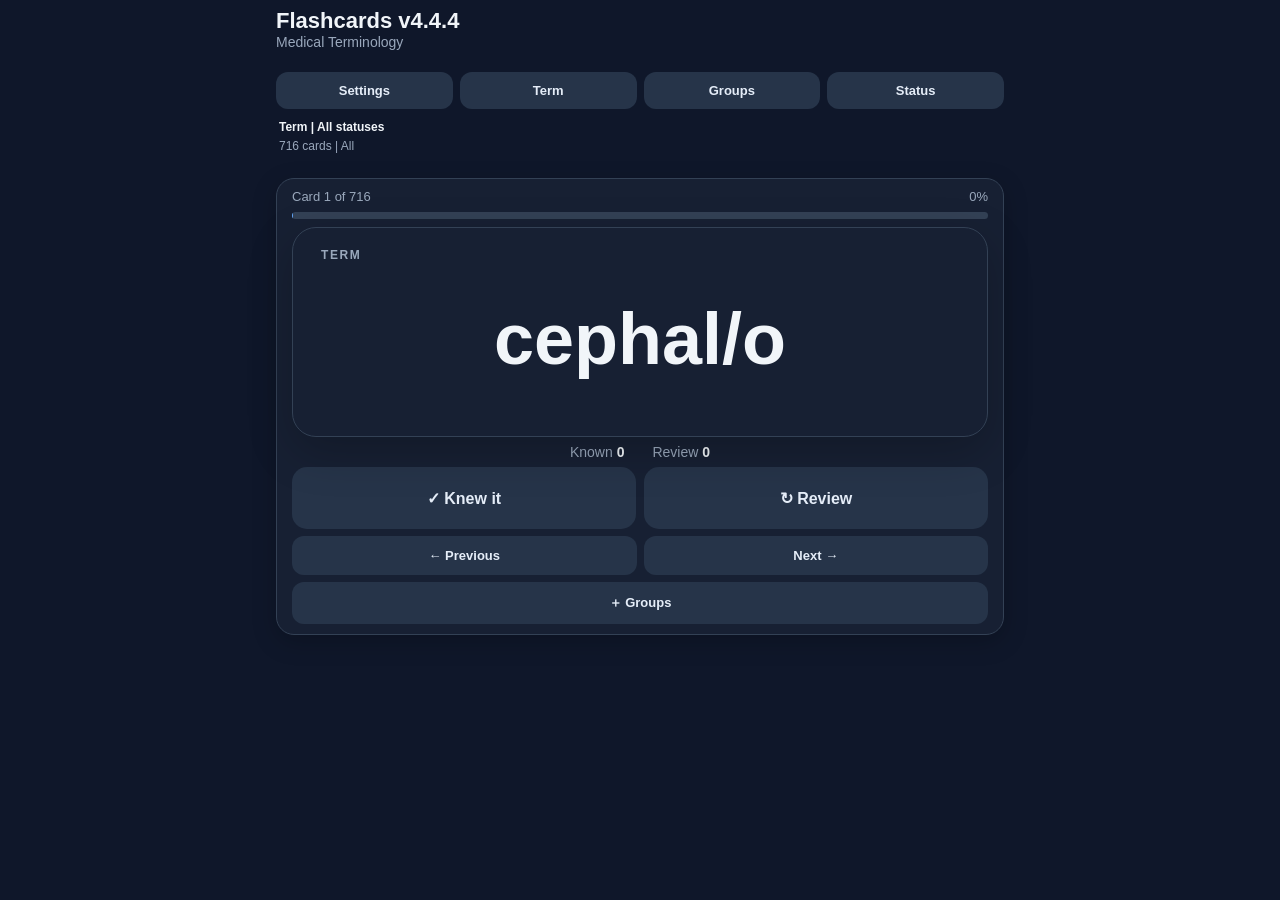
<file: v4.html>
<!doctype html><html lang="en"><head><meta charset="utf-8"><meta name="viewport" content="width=device-width,initial-scale=1,viewport-fit=cover"><meta name="theme-color" content="#0f172a"><meta name="apple-mobile-web-app-capable" content="yes"><meta name="apple-mobile-web-app-status-bar-style" content="default"><meta name="apple-mobile-web-app-title" content="Flash Cards"><title>Flashcards v4.4.4</title><link rel="manifest" href="./manifest.webmanifest?v=4.4.4"><link rel="apple-touch-icon" href="./icon-192.png"><link rel="stylesheet" href="./styles.css?v=4.4.4"><style>
.primary-actions{display:grid;grid-template-columns:1fr 1fr;gap:8px;margin-top:7px}.primary-actions button{min-height:62px;font-size:16px;font-weight:800;border-radius:15px}.secondary-actions{display:grid;grid-template-columns:1fr 1fr;gap:7px;margin-top:7px}.secondary-actions button{min-height:38px;font-size:13px}.card-group-action{margin-top:7px;width:100%;min-height:38px;font-size:13px}.status-check{display:flex!important;align-items:center;gap:10px;padding:11px 8px!important;margin:0!important;border-bottom:1px solid var(--line);color:var(--ink)!important;font-size:14px!important}.status-check:last-child{border-bottom:0}.status-check input{width:19px;height:19px;flex:0 0 auto}.status-check span{font-weight:700}.card-groups-modal{position:fixed;inset:0;z-index:1000;background:rgba(0,0,0,.52);display:flex;align-items:flex-end;justify-content:center;padding:16px}.card-groups-modal.hidden{display:none}.card-groups-sheet{width:min(100%,560px);max-height:78vh;overflow:auto;background:var(--panel);color:var(--ink);border:1px solid var(--line);border-radius:18px;padding:16px}.card-groups-head{display:flex;align-items:center;justify-content:space-between;gap:12px;margin-bottom:8px}.card-groups-head h2{margin:0}.card-groups-create{display:grid;grid-template-columns:1fr auto;gap:8px;margin-top:14px}.library-actions{display:grid;grid-template-columns:1fr 1fr;gap:8px;margin:12px 0}.library-actions button{min-height:42px}.library-row{display:grid;grid-template-columns:1fr auto;gap:8px;align-items:stretch;border-top:1px solid var(--line);padding:8px 0}.library-row:first-child{border-top:0}.library-select{text-align:left;display:flex;flex-direction:column;align-items:flex-start;gap:3px}.library-select span{font-size:12px;opacity:.7}.library-row.active .library-select{font-weight:800}.library-current{font-weight:800;margin-top:5px}.settings-section{border-top:1px solid var(--line);padding-top:18px;margin-top:18px}.settings-section:first-child{border-top:0;padding-top:0;margin-top:0}.settings-section h2{margin-bottom:5px}.settings-subhead{font-size:13px;font-weight:800;margin:14px 0 7px}.settings-actions{display:grid;grid-template-columns:1fr 1fr;gap:8px}.settings-actions button{min-height:42px}.bulk-unmark{padding:8px 10px;font-size:12px;white-space:nowrap}
#studyView .app{padding-top:8px;padding-bottom:8px}#studyView .header{margin-bottom:7px}#studyView .header h1{font-size:22px}#studyView .toolbar-panel{padding-top:8px;padding-bottom:8px;margin-bottom:7px}#studyView .panel{padding-top:10px;padding-bottom:10px}#studyView .study-card,#studyView .study-card>.inner,#studyView .study-card .face{height:210px!important;min-height:210px!important;max-height:210px!important}#studyView .study-card{margin-top:8px!important;margin-bottom:7px!important}#studyView .study-card .face{bottom:auto!important;overflow:hidden!important}.progress-head{margin-bottom:4px!important}.stats{margin-top:5px!important;margin-bottom:3px!important}@media(max-height:760px){#studyView .study-card,#studyView .study-card>.inner,#studyView .study-card .face{height:195px!important;min-height:195px!important;max-height:195px!important}.primary-actions button{min-height:56px}#studyView .header h1{font-size:20px}}
</style></head><body>
<div id="studyView"><div class="app"><header class="header"><div><h1>Flashcards v4.4.4</h1><div class="sub" data-library-name>Medical Terminology</div></div></header><section class="toolbar-panel"><div class="toolbar"><div class="tool"><button onclick="showGroups()">Settings</button></div><div class="tool"><button id="directionToggle" onclick="toggleDirection()">Term</button></div><div class="tool"><button onclick="toggleMenu('groupsMenu',event)">Groups</button><div id="groupsMenu" class="tool-menu groups-menu hidden"><div id="toolbarGroups"></div></div></div><div class="tool"><button onclick="toggleMenu('statusMenu',event)">Status</button><div id="statusMenu" class="tool-menu hidden"><div id="statusChecks"></div></div></div></div><select id="direction" class="hidden"><option value="term">Term</option><option value="meaning">Meaning</option></select><select id="statusFilter" class="hidden"><option value="all">All statuses</option></select><div class="study-summary"><div id="summaryLine1"></div><div id="summaryLine2"></div></div></section><section class="panel"><div class="progress-head"><span id="count"></span><span id="pct"></span></div><div class="progress"><div id="progress"></div></div><div class="study-card" id="card" onclick="flipCard()"><div class="inner"><div class="face" id="front"></div><div class="face back" id="back"></div></div></div><div class="stats"><span>Known <b id="known">0</b></span><span>Review <b id="review">0</b></span></div><div class="primary-actions"><button onclick="markCard(true)">✓ Knew it</button><button onclick="markCard(false)">↻ Review</button></div><div class="secondary-actions"><button onclick="prevCard()">← Previous</button><button onclick="nextCard()">Next →</button></div><button class="card-group-action" onclick="openCardGroups()">＋ Groups</button></section></div></div>
<div id="groupsView" class="hidden"><div class="app"><header class="header"><div><div class="sub"><span data-library-name>Medical Terminology</span> · v4.4.4</div><h1>Settings</h1></div><button onclick="showStudy()">← Back</button></header><section class="panel"><div class="settings-section"><h2>Library</h2><div class="sub">Switch card sets and move them in or out of the app.</div><div id="currentLibrarySummary" class="library-current"></div><div class="library-actions"><button class="primary" onclick="chooseLibraryImport()">Import CSV</button><button onclick="exportCurrentLibraryCSV()">Export Current</button><button onclick="downloadCSVTemplate()">CSV Template</button><button onclick="exportProgress()">Back Up All</button></div><input id="libraryImport" type="file" accept="text/csv,.csv" hidden onchange="importLibraryCSV(event)"><input id="progressImport" type="file" accept="application/json,.json" hidden onchange="importProgress(event)"><div id="librariesList"></div><div class="settings-subhead">Complete backup</div><div class="settings-actions"><button onclick="exportProgress()">Save Backup</button><button onclick="document.getElementById('progressImport').click()">Restore Backup</button></div></div><div class="settings-section"><h2>Groups</h2><div class="sub">Organize cards within <span data-library-name>this library</span>. Use Unmark all to reset a whole group to Unmarked.</div><div id="groupsList" style="margin-top:10px"></div><div class="settings-subhead">Create a group</div><div class="row"><input id="newGroup" placeholder="e.g. Cardiovascular"><button class="primary" onclick="createGroup()">Create</button></div><div id="groupEditor"></div></div><div class="settings-section"><h2>Appearance</h2><div class="setting-row"><div><div class="setting-title">Dark mode</div><div class="sub">Use a darker color scheme throughout the app.</div></div><label class="switch"><input id="darkModeToggle" type="checkbox" onchange="setDarkMode(this.checked)"><span class="slider"></span></label></div></div></section></div></div>
<div id="cardGroupsModal" class="card-groups-modal hidden" onclick="if(event.target===this)closeCardGroups()"><div class="card-groups-sheet"><div class="card-groups-head"><h2>Card groups</h2><button onclick="closeCardGroups()">Done</button></div><div class="sub">Add or remove this card without changing the current study session.</div><div id="cardGroupsList" style="margin-top:10px"></div><div class="card-groups-create"><input id="cardGroupNewName" placeholder="New group name" onkeydown="if(event.key==='Enter')createGroupForCurrentCard()"><button class="primary" onclick="createGroupForCurrentCard()">＋ Create</button></div></div></div>
<script src="./app-v4.js?v=4.4.4"></script><script src="./v43.js?v=4.4.4"></script><script src="./v432.js?v=4.4.4"></script><script src="./v440.js?v=4.4.4"></script><script src="./v441.js?v=4.4.4"></script><script src="./v443.js?v=4.4.4"></script><script src="./v444.js?v=4.4.4"></script><script>if('serviceWorker' in navigator){navigator.serviceWorker.register('./sw.js',{updateViaCache:'none'}).then(r=>r.update()).catch(console.error)}</script></body></html>
</file>
<file: styles.css>
:root{--bg:#f4f7fb;--card:#fff;--ink:#152033;--muted:#667085;--accent:#2563eb;--border:#dce3ee;--red:#b42318;--button:#e8eef8;--button-ink:#183153;--menu:#fff;--line:#eef2f7;--progress:#e8edf5;--shadow:#102a4310}
html.dark{--bg:#0f172a;--card:#172033;--ink:#f1f5f9;--muted:#9aa8bc;--accent:#60a5fa;--border:#334155;--red:#fca5a5;--button:#263449;--button-ink:#e5edf8;--menu:#1b2639;--line:#334155;--progress:#334155;--shadow:#00000035;color-scheme:dark}
*{box-sizing:border-box}html,body{margin:0;min-height:100%;background:var(--bg);color:var(--ink);font-family:-apple-system,BlinkMacSystemFont,"SF Pro Display","Segoe UI",sans-serif}body{padding:env(safe-area-inset-top) 0 env(safe-area-inset-bottom)}
.hidden{display:none!important}.app{max-width:760px;margin:auto;padding:18px 16px 32px}.header{display:flex;justify-content:space-between;align-items:center;gap:12px}.header h1{font-size:30px;margin:0}.sub{color:var(--muted);font-size:14px}.intro{margin:0 0 12px;line-height:1.45}
button{border:0;border-radius:12px;padding:12px 15px;font-weight:700;font-size:15px;background:var(--button);color:var(--button-ink);cursor:pointer}.primary{background:var(--accent);color:#fff}.danger{background:#feecec;color:#b42318}html.dark .danger{background:#48252b;color:#fca5a5}
.panel{background:var(--card);border:1px solid var(--border);border-radius:18px;padding:15px;margin-top:15px;box-shadow:0 7px 25px var(--shadow)}.panel h2{font-size:20px;margin:0 0 10px}
.toolbar-panel{margin-top:14px}.toolbar{display:grid;grid-template-columns:repeat(4,1fr);gap:7px;position:relative}.tool{position:relative;min-width:0}.tool>button{width:100%;padding:11px 5px;font-size:13px;white-space:nowrap}.tool-menu{position:absolute;top:calc(100% + 7px);left:0;z-index:100;background:var(--menu);border:1px solid var(--border);border-radius:14px;padding:6px;min-width:190px;box-shadow:0 14px 35px var(--shadow)}.tool:last-child .tool-menu{left:auto;right:0}.tool-menu>button{display:block;width:100%;text-align:left;background:var(--menu);padding:11px;color:var(--ink)}.tool-menu>button:active{background:var(--button)}.groups-menu{min-width:260px;max-height:55vh;overflow:auto}.menu-check{display:flex!important;align-items:center;gap:9px;padding:10px 7px!important;margin:0!important;border-bottom:1px solid var(--line);font-size:14px!important;color:var(--ink)!important}.menu-check:last-child{border-bottom:0}.menu-check input{width:19px;height:19px;flex:0 0 auto}.menu-check span{font-weight:700;flex:1}.menu-check small{color:var(--muted);font-weight:600}.study-summary{padding:9px 3px 0;color:var(--muted);font-size:12px;line-height:1.55}.study-summary div:first-child{color:var(--ink);font-weight:700}
label{display:block;font-size:12px;font-weight:800;color:var(--muted);margin:0 0 6px}input,select{width:100%;padding:12px;border:1px solid var(--border);border-radius:11px;background:var(--card);color:var(--ink);font-size:16px}.row{display:flex;gap:8px}.row input{flex:1}
.progress-head{display:flex;justify-content:space-between;color:var(--muted);font-size:13px}.progress{height:7px;background:var(--progress);border-radius:99px;overflow:hidden;margin-top:8px}.progress div{height:100%;background:var(--accent);width:0}
.study-card{height:220px;min-height:220px;max-height:220px;margin:10px 0;perspective:1000px;cursor:pointer;position:relative}.study-card>.inner{height:220px;min-height:220px;max-height:220px;position:relative;transform-style:preserve-3d;transition:.35s}.flipped .inner{transform:rotateY(180deg)}.study-card .face{position:absolute;top:0;right:0;bottom:auto;left:0;height:220px;min-height:220px;max-height:220px;overflow:hidden;backface-visibility:hidden;border:1px solid var(--border);border-radius:24px;background:var(--card);color:var(--ink);text-align:center;padding:20px 28px;box-shadow:0 15px 45px var(--shadow);display:flex;flex-direction:column}.back{transform:rotateY(180deg)}
.card-label{font-size:12px;text-transform:uppercase;letter-spacing:.13em;color:var(--muted);font-weight:850;text-align:left;width:100%;flex:0 0 auto}.card-center{flex:1;display:flex;flex-direction:column;align-items:center;justify-content:center;width:100%;min-height:0}.term{font-size:clamp(40px,10vw,72px);font-weight:900;word-break:break-word}.meaning{font-size:clamp(23px,6vw,36px);font-weight:800;line-height:1.18;margin:10px 0}.answer-context{color:var(--muted);font-size:17px;font-weight:650;margin-top:18px;line-height:1.35;max-width:90%}
.nav{display:flex;gap:8px}.nav button{flex:1}.stats{display:flex;justify-content:center;gap:28px;color:var(--muted);font-size:14px;margin:10px}.stats b{color:var(--ink)}
.check{display:flex;gap:10px;align-items:center;padding:11px 4px;border-bottom:1px solid var(--line)}.check:last-child{border-bottom:0}.check input{width:20px;height:20px}.check .group-name{font-weight:700;flex:1}.group-meta{display:block;font-weight:500;color:var(--muted);font-size:12px;margin-top:2px}.edit-link{padding:8px 10px}.checklist{max-height:46vh;overflow:auto;border:1px solid var(--border);border-radius:12px;padding:5px;margin-top:10px}.backup-actions{display:grid;grid-template-columns:1fr 1fr;gap:10px}
.setting-row{display:flex;align-items:center;justify-content:space-between;gap:18px}.setting-title{font-weight:750;margin-bottom:3px}.switch{position:relative;display:inline-block;width:52px;height:30px;flex:0 0 auto;margin:0}.switch input{opacity:0;width:0;height:0}.slider{position:absolute;inset:0;background:var(--progress);border:1px solid var(--border);border-radius:999px;transition:.2s}.slider:before{content:"";position:absolute;width:24px;height:24px;left:2px;top:2px;background:#fff;border-radius:50%;box-shadow:0 1px 4px #0003;transition:.2s}.switch input:checked+.slider{background:var(--accent);border-color:var(--accent)}.switch input:checked+.slider:before{transform:translateX(22px)}
@media(max-width:600px){.study-card,.study-card>.inner,.study-card .face{height:210px;min-height:210px;max-height:210px}.backup-actions{grid-template-columns:1fr}.stats{gap:20px}.header{align-items:flex-start}.header h1{font-size:27px}.tool>button{font-size:12px;padding:10px 3px}.tool-menu{position:fixed;left:16px!important;right:16px!important;top:auto;min-width:0}.groups-menu{max-height:50vh}}
</file>
